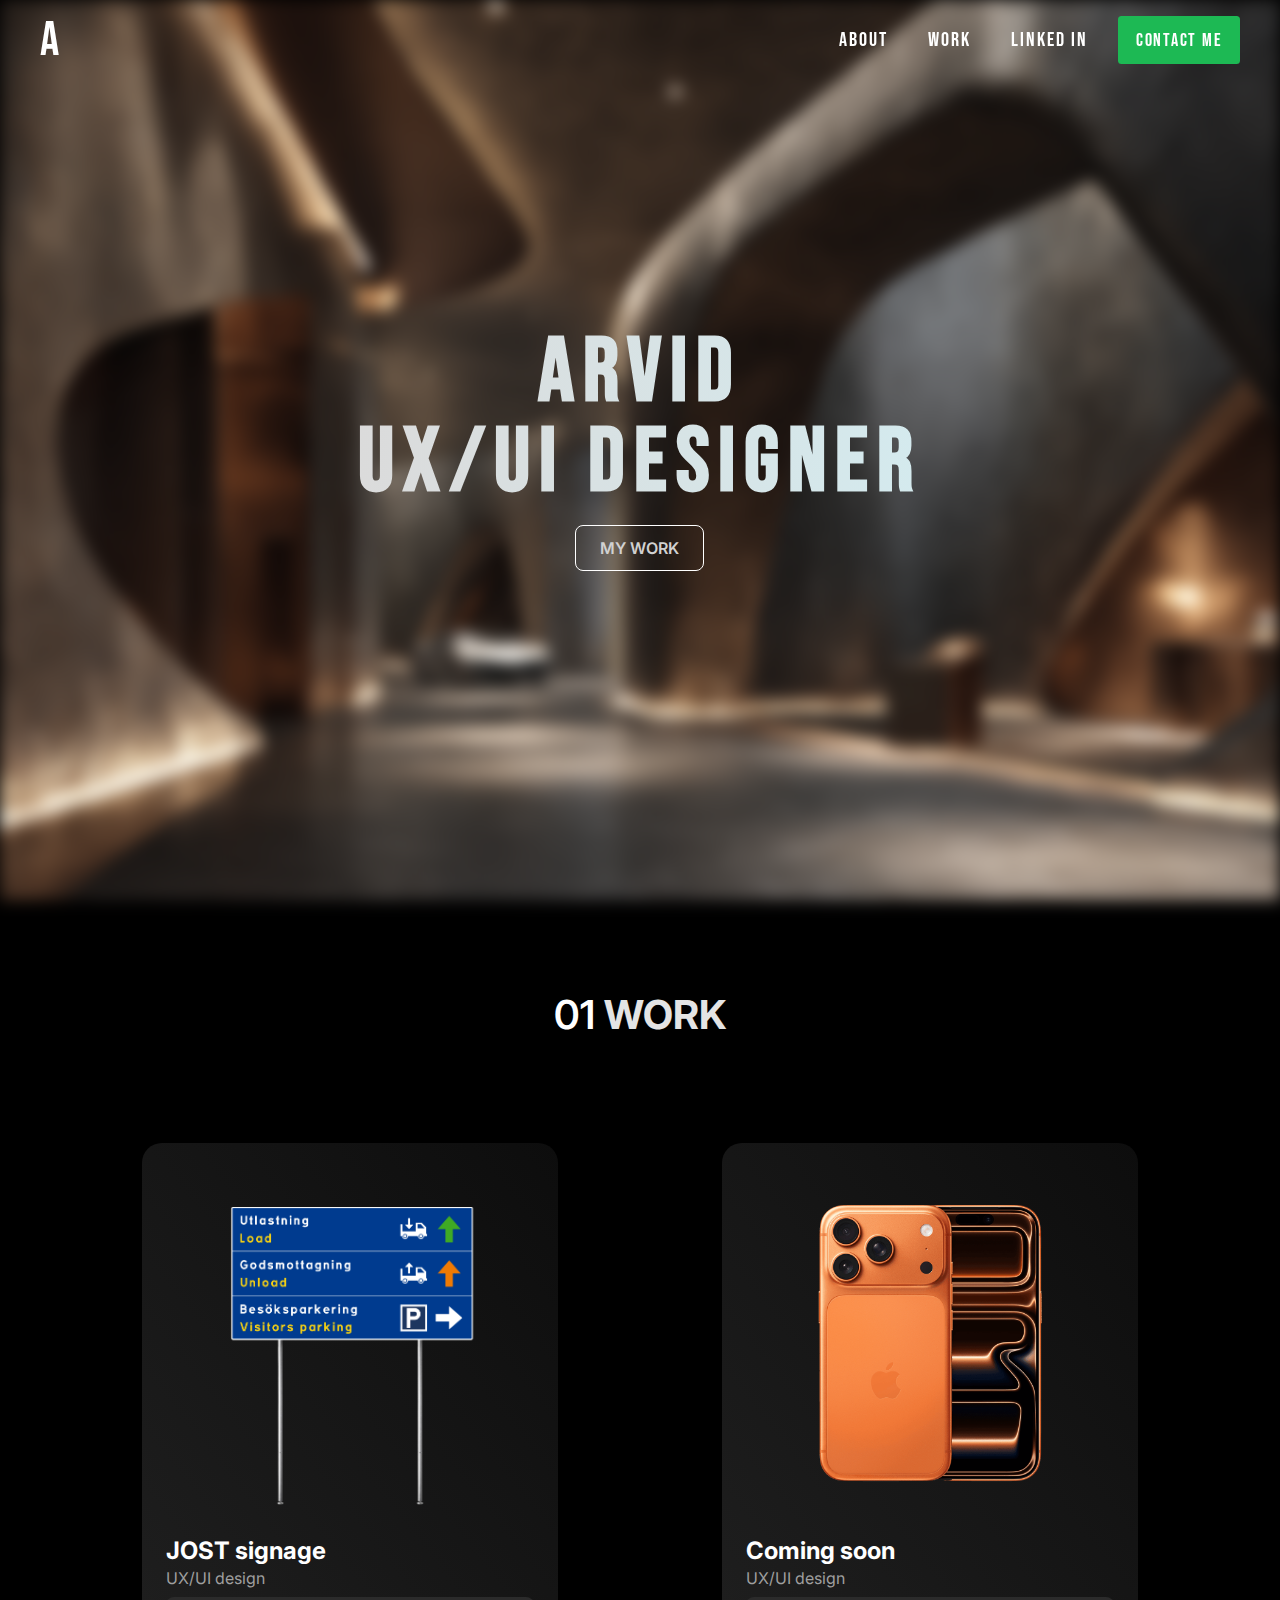
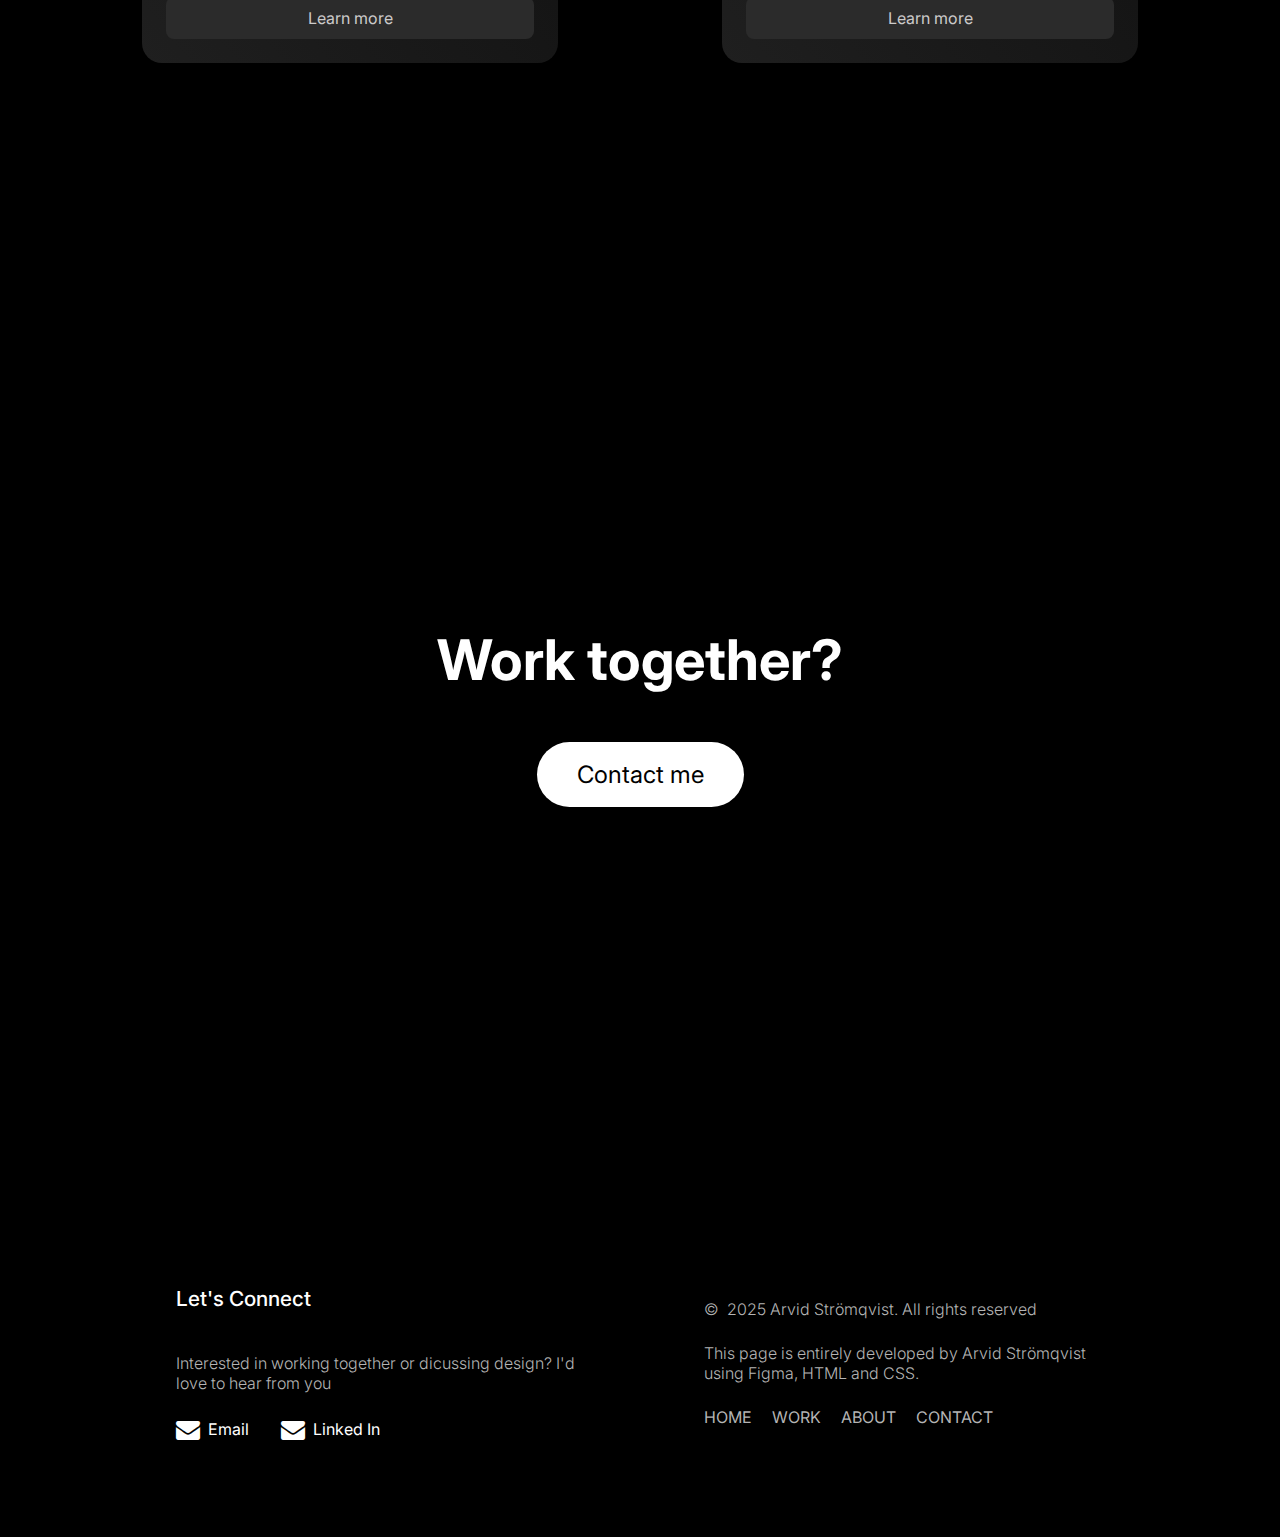
<file: index.html>
<!DOCTYPE html>
<html lang="en">
<head>
    <meta charset="UTF-8">
    <meta name="viewport" content="width=device-width, initial-scale=1.0">
    <title>Arvid Strömqvist</title>
    <link rel="stylesheet" href="styles.css">
    <link rel="preconnect" href="https://fonts.googleapis.com">
<link rel="preconnect" href="https://fonts.gstatic.com" crossorigin>
<link href="https://fonts.googleapis.com/css2?family=Bebas+Neue&display=swap" rel="stylesheet">
<link rel="preconnect" href="https://fonts.googleapis.com">
<link rel="preconnect" href="https://fonts.gstatic.com" crossorigin>
<link href="https://fonts.googleapis.com/css2?family=Inter:ital,opsz,wght@0,14..32,100..900;1,14..32,100..900&display=swap" rel="stylesheet">
<link rel="stylesheet" href="material/font-awesome-4.7.0/css/font-awesome.min.css">

</head>

<body>
    <header>
        <!--NAVBAR-->
        <a href="#" class="home_link">A</a>
        <a href="#main-menu" id="main-menu-toggle" class="menu-toggle"><span class="menu-icon" aria-hidden="true"></span></a>
        <nav id="main-menu" class="main-menu">
            <a href="#main-menu-toggle" id="main-menu-close" class="menu-close">&times;</a>
            
            <ul>
                <li><a href="about.html">ABOUT</a></li>
                <li><a href="#work">WORK</a> </li>
                <li><a href="https://www.linkedin.com/in/arvidstromqvist/">LINKED IN</a></li>
                <li><a href="mailto:arvid.stromqvist@gmail.com" class="navbar_button">CONTACT ME</a> </li>
            </ul>
        </nav>
    </header>

        <!-- HERO -->
    <main>
        <section id="hero" class="hero">
            <div class="hero_container">
                <div class="hero_text">
                    <h1>Arvid<br> UX/UI DESIGNER</h1>
                    <a href="#work" class="button">MY WORK</a>
                </div>
                <div class="hero_image">
                    <img src="material/audi8.png" alt="Blurred image of a luxury car in futuristic garage">
                </div>
            </div>
        </section>
    



    <!-- WORK -->
    
        <section id="work" class="work">
            <div class="work_container">
                <h1><span class="number">01</span> WORK</h1>
                <div class="work_card">
                    <img src="material/skylt.png" alt="Wayfinding sign" class="card_image">
                    <div class="card_content">
                        <h2>JOST signage</h2>
                        <p>UX/UI design</p>
                        <a href="project_jost.html" class="work_button">Learn more</a>
                    </div>
                </div>

                <div class="work_card">
                    <img src="material/iphone.png" alt="Iphone 17 pro" class="card_image_2">
                    <div class="card_content">
                        <h2>Coming soon</h2>
                        <p>UX/UI design</p>
                        <a href="#" class="work_button" onclick="return false;">Learn more</a>
                    </div>
                </div>
            </div>
        </section>




        <!--CONTACT-->

        <section class="contact">
            <h2>Work together?</h2>
            <a href="mailto:arvid.stromqvist@gmail.com" class="contact">Contact me</a>
        </section>

    </main>


    <!-- FOOTER-->
    <footer class="footer_rvb">
        <div class="left_container">
            <div class="connect_text">
                <h4>Let's Connect</h4>
                <p>Interested in working together or
                    dicussing design? I'd love to hear
                    from you
                </p>
            </div>
            
            <div class="social_links">
                <a href="mailto:arvid.stromqvist@gmail.com" class="email">
                    <i class="fa fa-envelope"></i>
                    <p>Email</p>
                </a>
                <a href="https://www.linkedin.com/in/arvidstromqvist/" class="linked_in">
                    <i class="fa fa-envelope"></i>
                    <p>Linked In</p>
                </a>
            </div>
        </div>

        <div class="right_container">
            <div class="copy">
                <div class="copy_icon">
                    &copy;
                </div>
                <div class="copy_text">
                    <p>2025 Arvid Strömqvist. All rights reserved</p>
                </div>
                
            </div>
            <div class="developed">
                <p>This page is entirely developed by
                    Arvid Strömqvist using Figma, HTML and CSS.
                </p>
            </div>
            <div class="nav_footer">
                <a href="index.html">HOME</a>
                <a href="index.html#work">WORK</a>
                <a href="about.html">ABOUT</a>
                <a href="mailto:arvid.stromqvist@gmail.com">CONTACT</a>
            </div>
        </div>
    </footer>

</body>
</html>
</file>
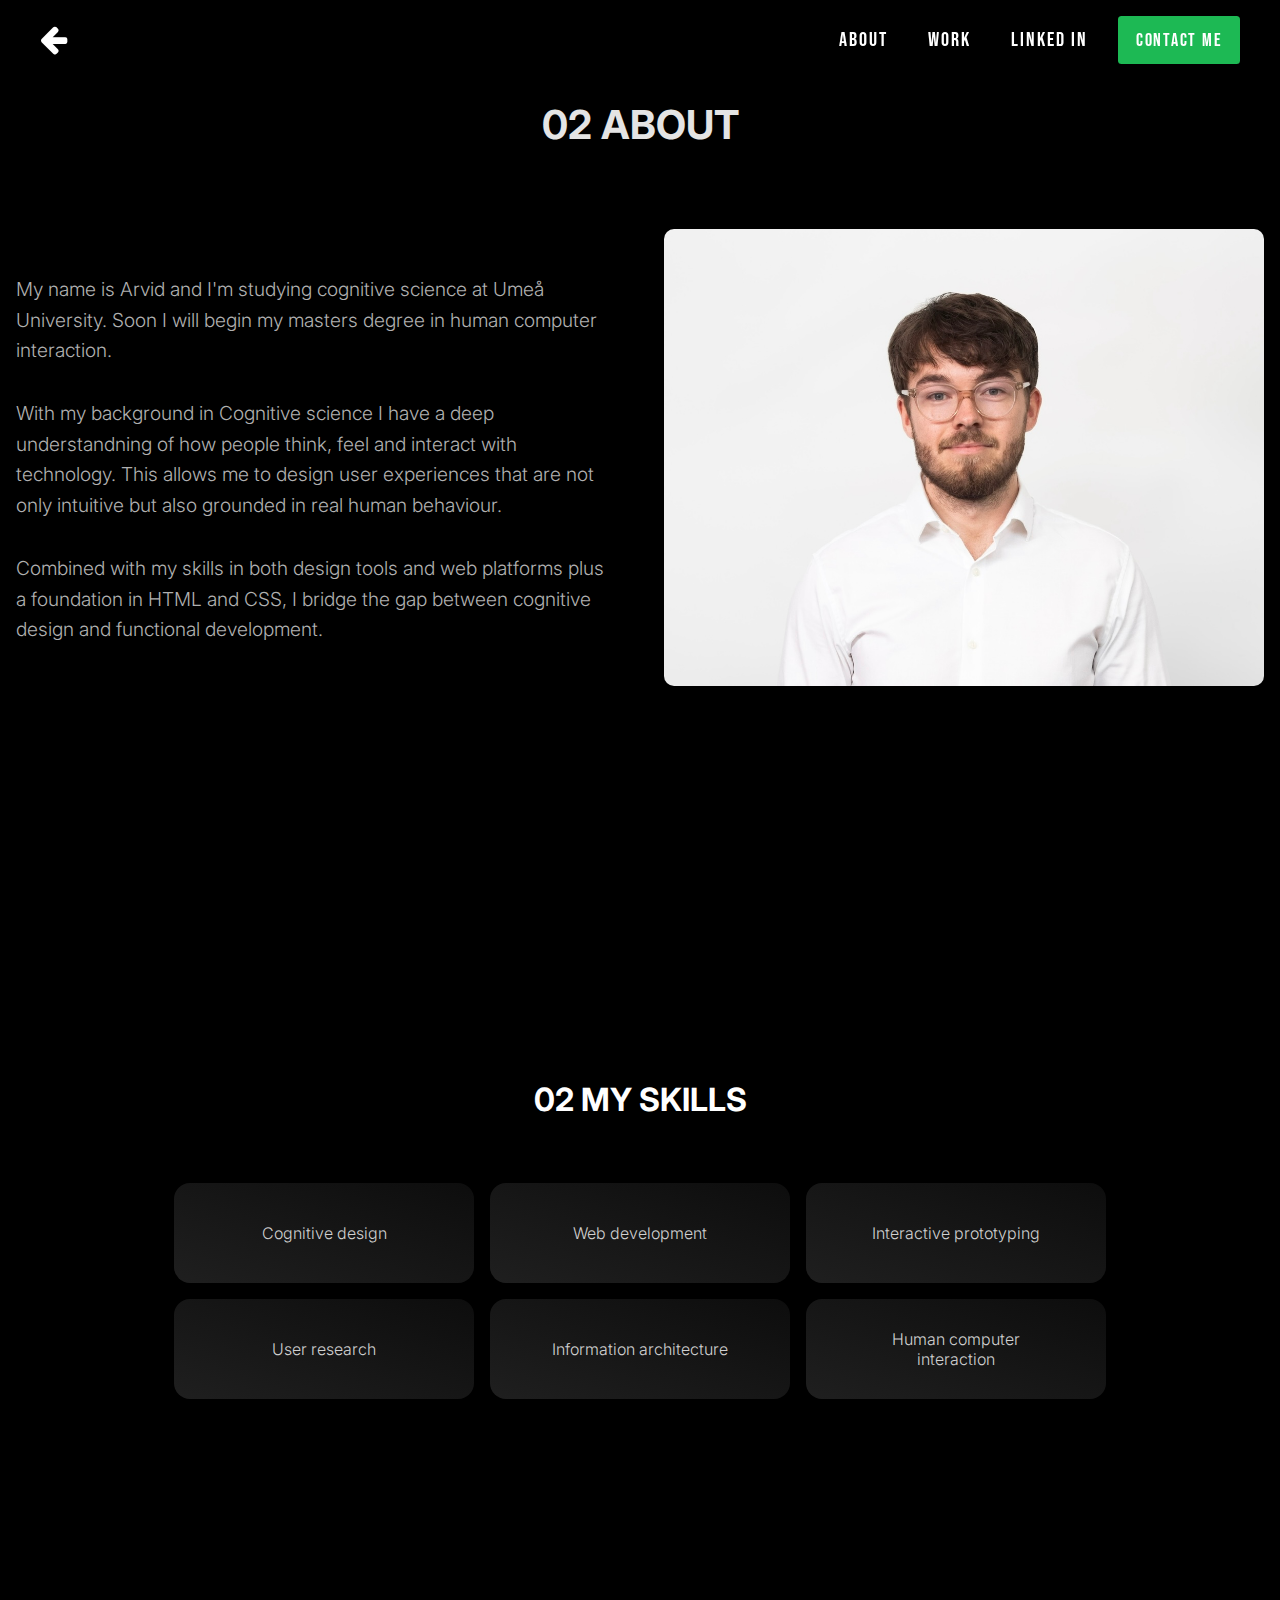
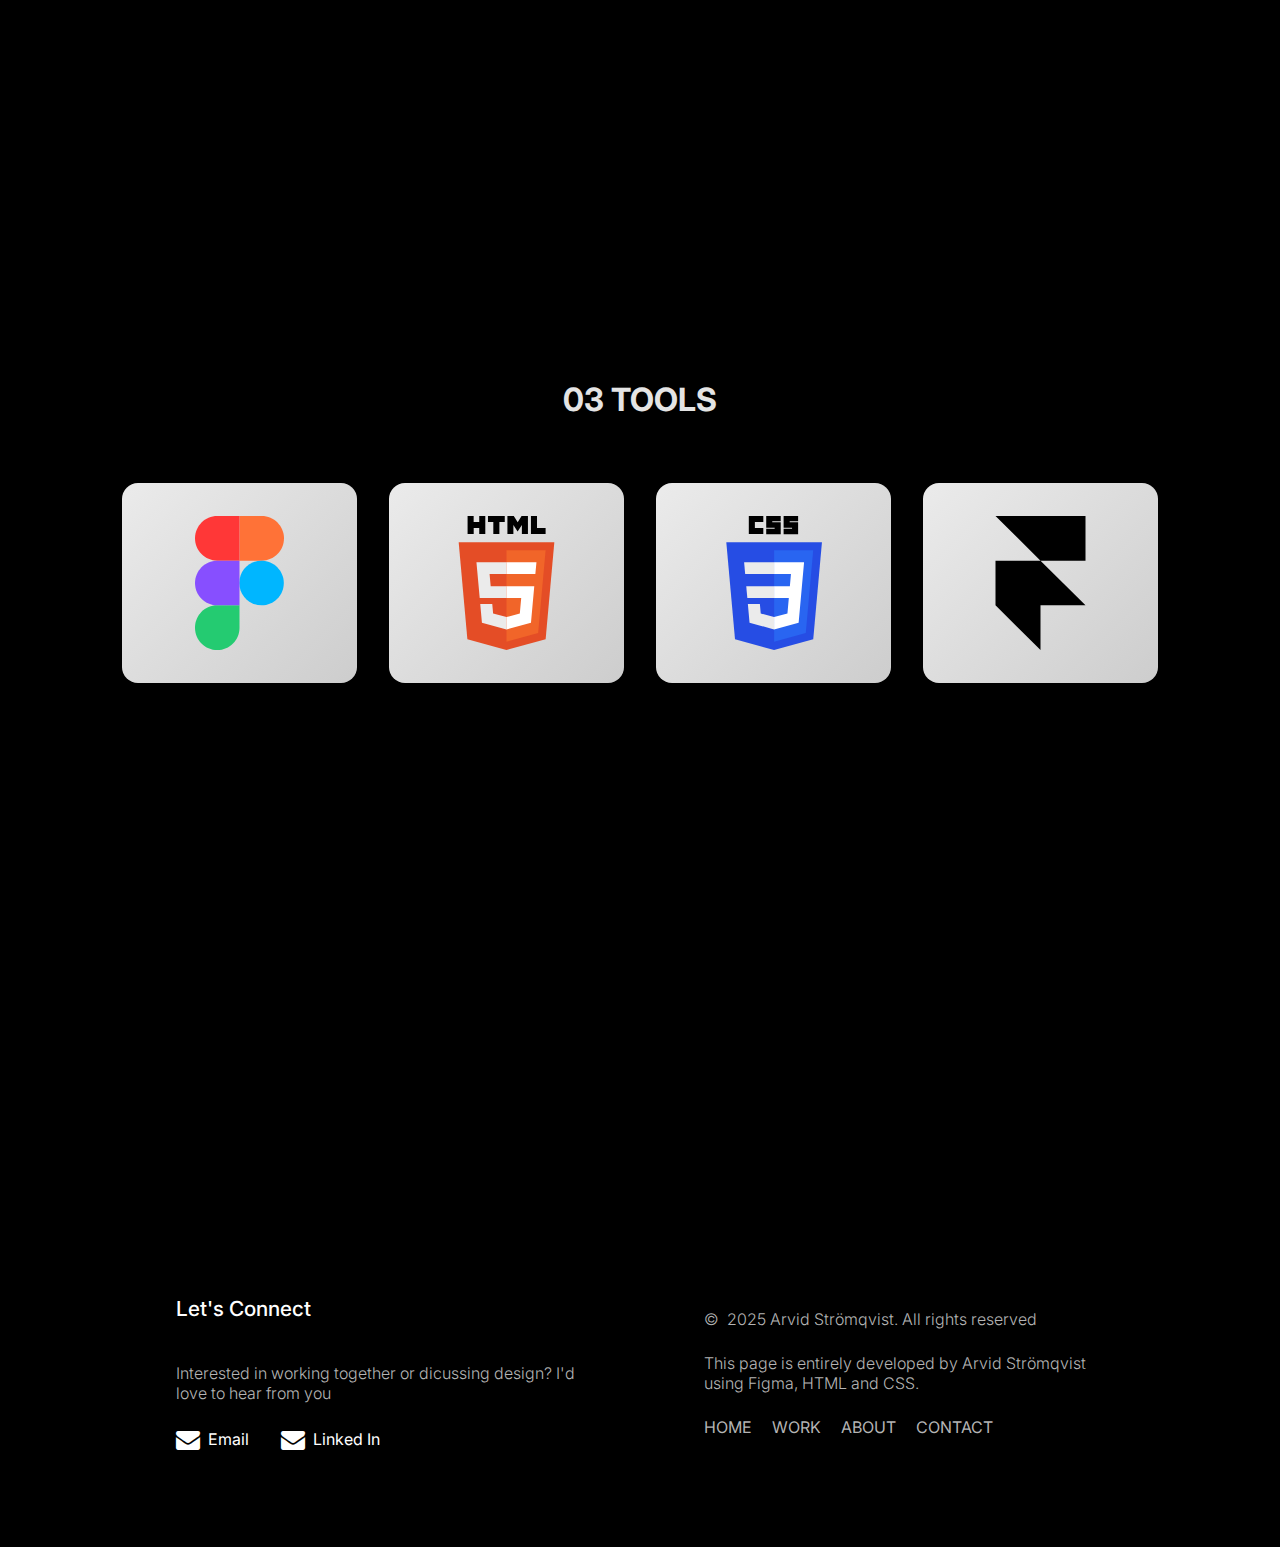
<file: about.html>
<!DOCTYPE html>
<html lang="en">
<head>
    <meta charset="UTF-8">
    <meta name="viewport" content="width=device-width, initial-scale=1.0">
    <title>About</title>
    <link rel="stylesheet" href="styles.css">
    <link rel="preconnect" href="https://fonts.googleapis.com">
<link rel="preconnect" href="https://fonts.gstatic.com" crossorigin>
<link href="https://fonts.googleapis.com/css2?family=Bebas+Neue&display=swap" rel="stylesheet">
<link rel="preconnect" href="https://fonts.googleapis.com">
<link rel="preconnect" href="https://fonts.gstatic.com" crossorigin>
<link href="https://fonts.googleapis.com/css2?family=Inter:ital,opsz,wght@0,14..32,100..900;1,14..32,100..900&display=swap" rel="stylesheet">
<link rel="stylesheet" href="material/font-awesome-4.7.0/css/font-awesome.min.css">

</head>
<body>
    <header>
        <!--NAVBAR-->
        <a href="index.html" class="link_arrow"><i class="fa fa-arrow-left"></i></a>
        <a href="#main-menu" id="main-menu-toggle" class="menu-toggle"><span class="menu-icon" aria-hidden="true"></span></a>
        <nav id="main-menu" class="main-menu">
            <a href="#main-menu-toggle" id="main-menu-close" class="menu-close">&times;</a>
            
            <ul>
                <li><a href="#">ABOUT</a></li>
                <li><a href="index.html#work">WORK</a> </li>
                <li><a href="https://www.linkedin.com/in/arvidstromqvist/">LINKED IN</a></li>
                <li><a href="mailto:arvid.stromqvist@gmail.com" class="navbar_button">CONTACT ME</a> </li>
            </ul>
        </nav>
    </header>

    <!-- ABOUT "HERO"-->
    <main>
        <section id="about" class="about">
        <h2>02 ABOUT</h2>

            <div class="about_container">
                <div class="about_texts">
                    <div class="about_text">
                        <p> My name is Arvid and I'm studying
                            cognitive science at Umeå University.
                            Soon I will begin my masters degree in human
                            computer interaction. 
                        </p>
                    </div>

                    <div class="about_text">
                        <p>
                            With my background in Cognitive science
                            I have a deep understandning of how people
                            think, feel and interact with technology.
                            This allows me to design user experiences
                            that are not only intuitive but also grounded
                            in real human behaviour.
                        </p>
                    </div>

                    <div class="about_text">
                        <p>
                            Combined with my skills in both design tools
                            and web platforms plus a foundation in HTML and CSS,
                            I bridge the gap between cognitive design and
                            functional development.
                        </p>
                    </div>
                </div>

                <div class="about_image">
                    <img src="material/profilbild2.jpg" alt="Profile picture">
                </div>
                
            </div>
        </section>

        <!-- SKILLS -->

        <section class="skills">
            <h2 class="skills_header">02 MY SKILLS</h2>
            <div class="skills_container">
                <div class="skills_card">
                    <p>Cognitive design</p>
                </div>
                <div class="skills_card">
                    <p>Web development</p>
                </div>
                <div class="skills_card">
                    <p>Interactive prototyping</p>
                </div>
                <div class="skills_card">
                    User research
                </div>
                <div class="skills_card">
                    Information architecture
                </div>
                <div class="skills_card">
                    Human computer interaction
                </div>
            </div>
        </section>


        <!-- TOOLS -->
        <section class="tools">
            <h2 class="tools_header">03 TOOLS</h2>
            <div class="tools_grid">
                <div class="tool_card">
                    <img src="material/figma.svg" alt="Figma logo">
                </div>
                <div class="tool_card">
                    <img src="material/html.svg" alt="HTML logo">
                </div>
                <div class="tool_card">
                    <img src="material/css.svg" alt="CSS logo">
                </div>
                <div class="tool_card">
                    <img src="material/framer.svg" alt="Framer logo">
                </div>
            </div>
        </section>
    </main>

    <!-- FOOTER -->

    <footer class="footer_rvb">
        <div class="left_container">
            <div class="connect_text">
                <h4>Let's Connect</h4>
                <p>Interested in working together or
                    dicussing design? I'd love to hear
                    from you
                </p>
            </div>
            
            <div class="social_links">
                <a href="mailto:arvid.stromqvist@gmail.com" class="email">
                    <i class="fa fa-envelope"></i>
                    <p>Email</p>
                </a>
                <a href="" class="linked_in">
                    <i class="fa fa-envelope"></i>
                    <p>Linked In</p>
                </a>
            </div>
        </div>

        <div class="right_container">
            <div class="copy">
                <div class="copy_icon">
                    &copy;
                </div>
                <div class="copy_text">
                    <p>2025 Arvid Strömqvist. All rights reserved</p>
                </div>
                
            </div>
            <div class="developed">
                <p>This page is entirely developed by
                    Arvid Strömqvist using Figma, HTML and CSS.
                </p>
            </div>
            <div class="nav_footer">
                <a href="index.html">HOME</a>
                <a href="index.html#work">WORK</a>
                <a href="about.html">ABOUT</a>
                <a href="mailto:arvid.stromqvist@gmail.com">CONTACT</a>
            </div>
        </div>
    </footer>
    
    
</body>
</html>
</file>
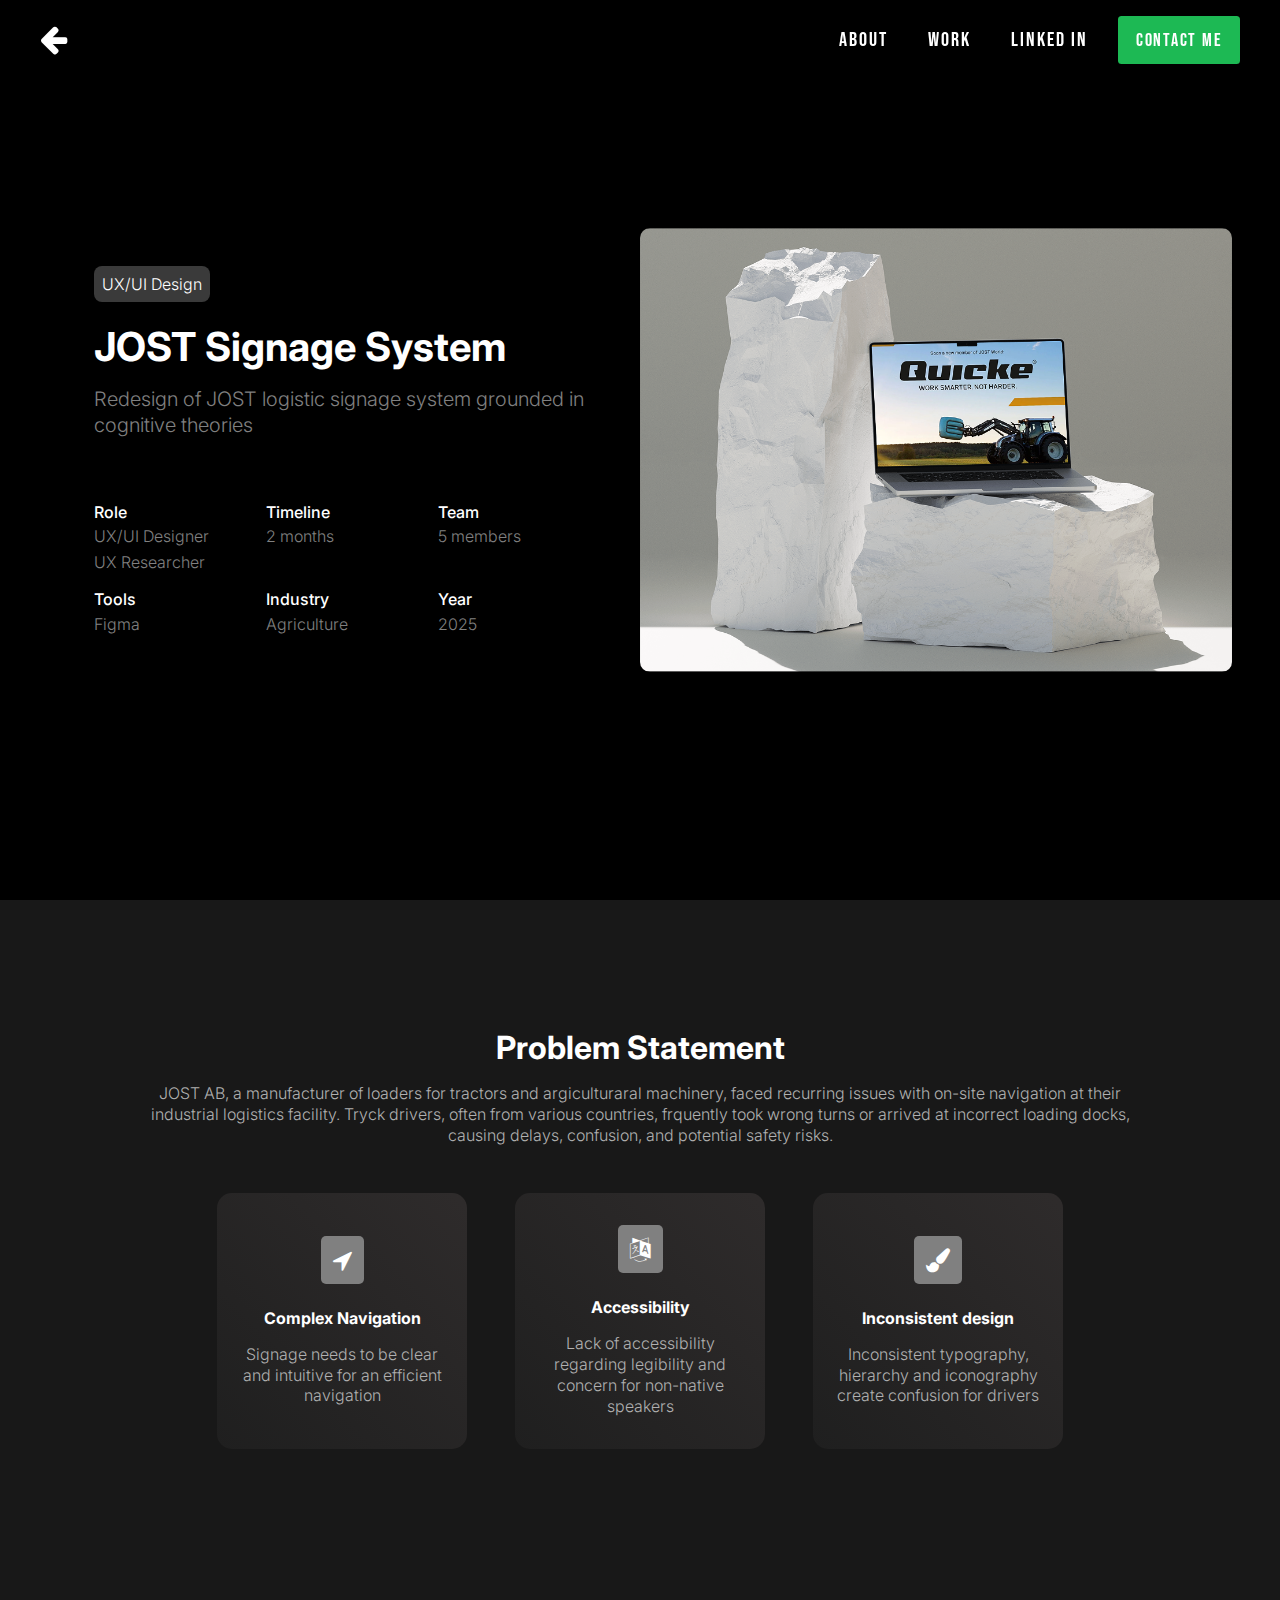
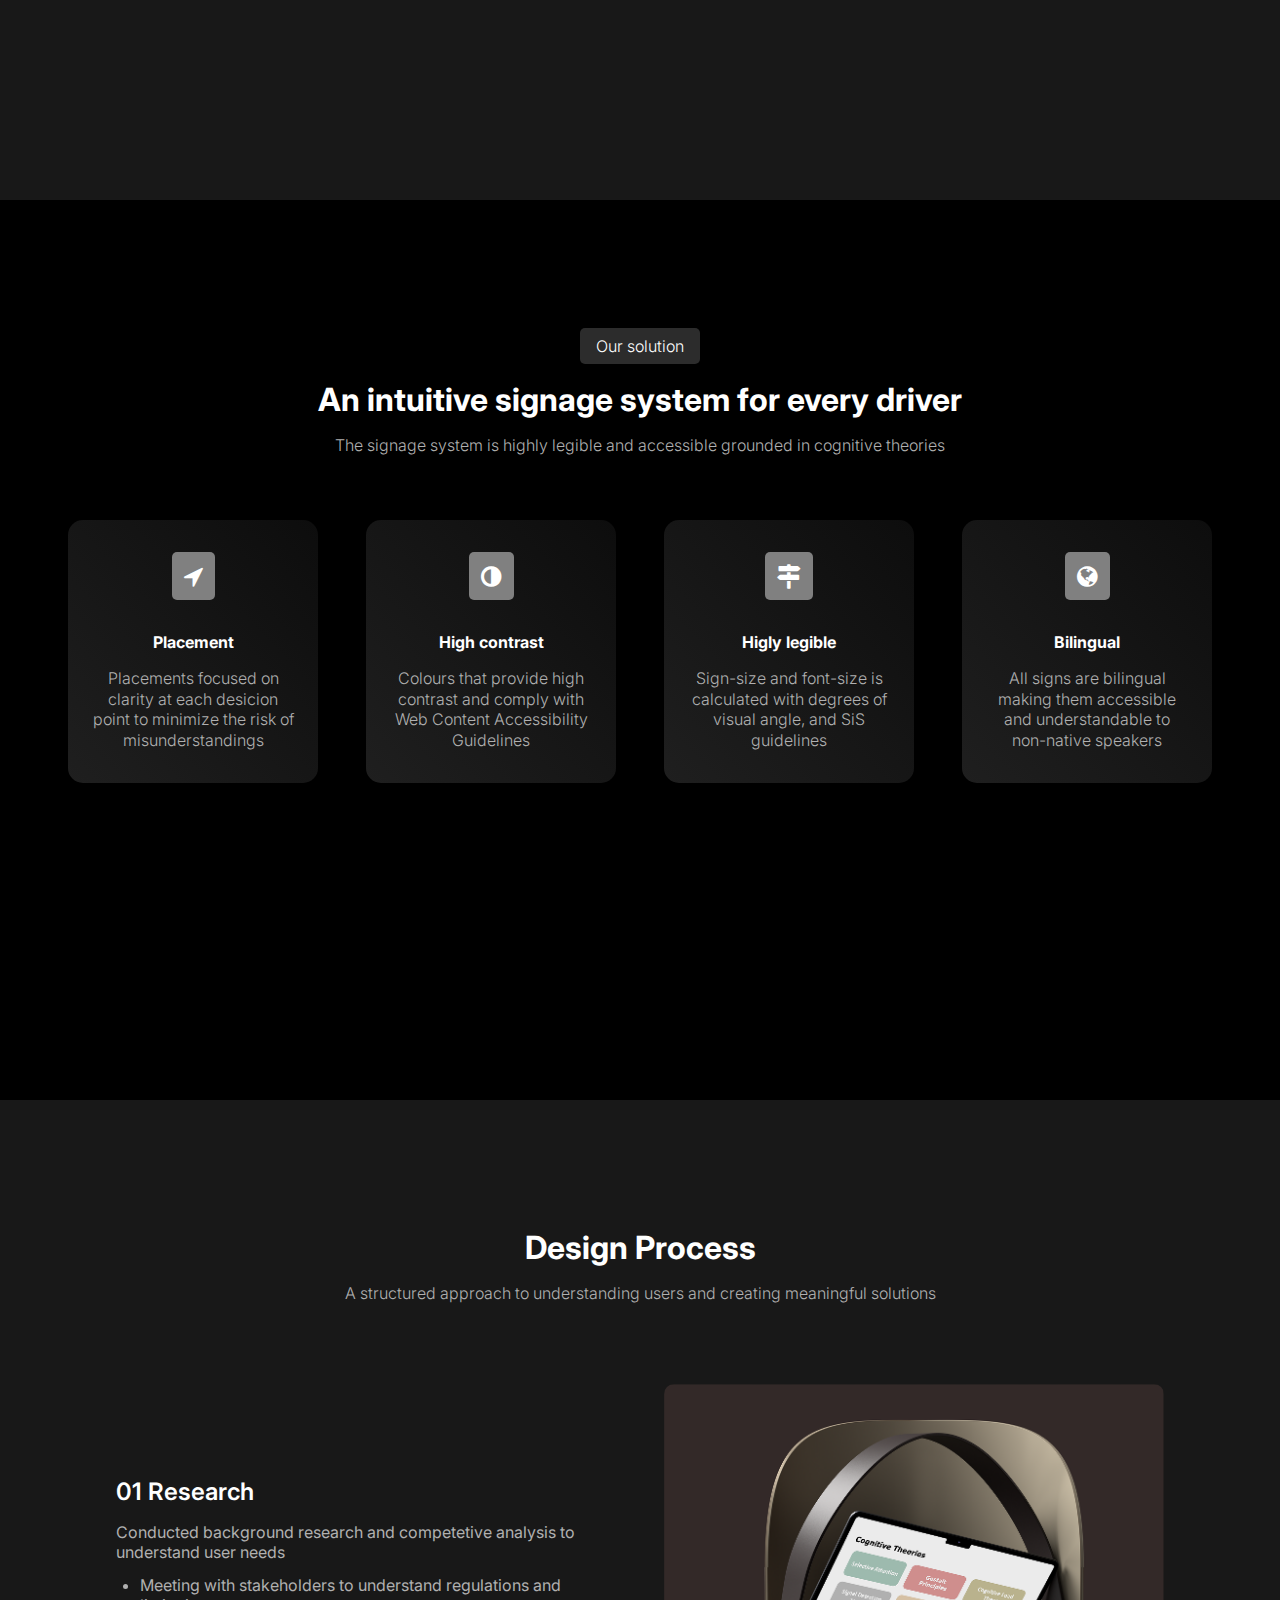
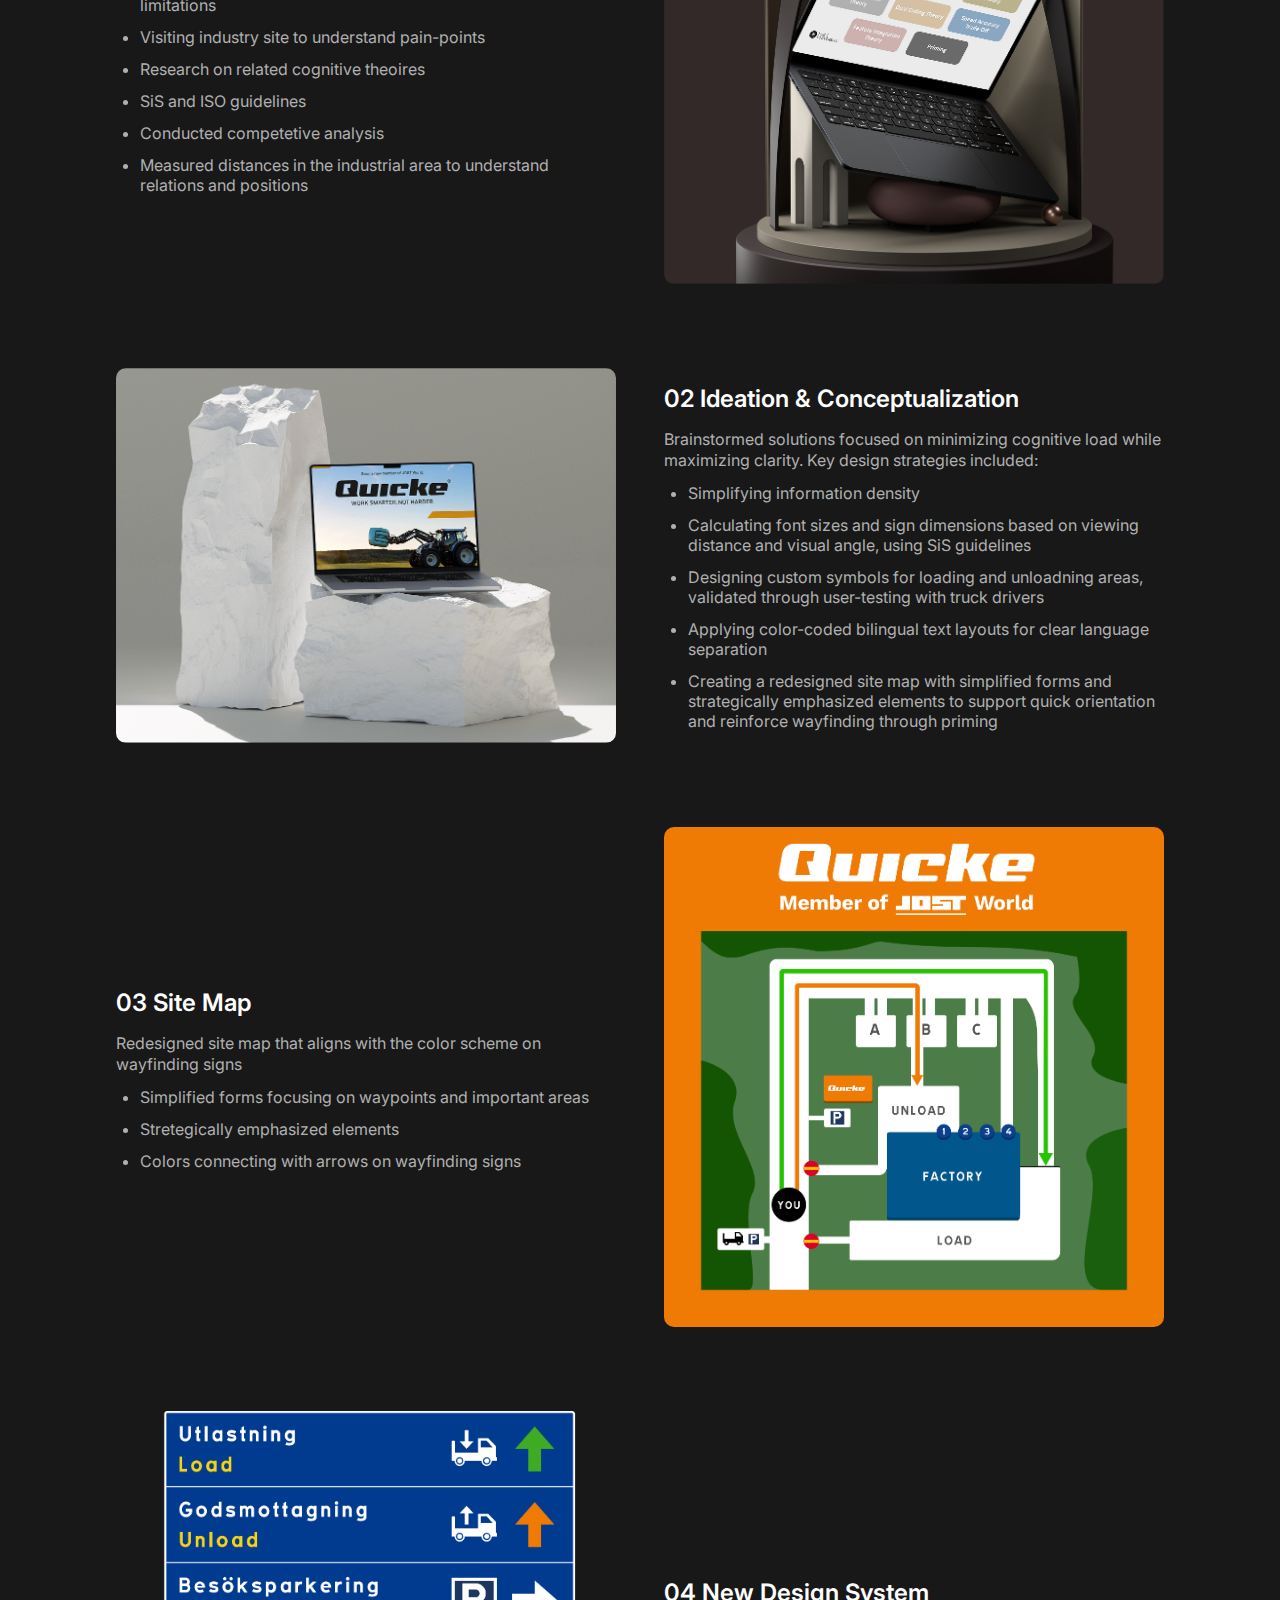
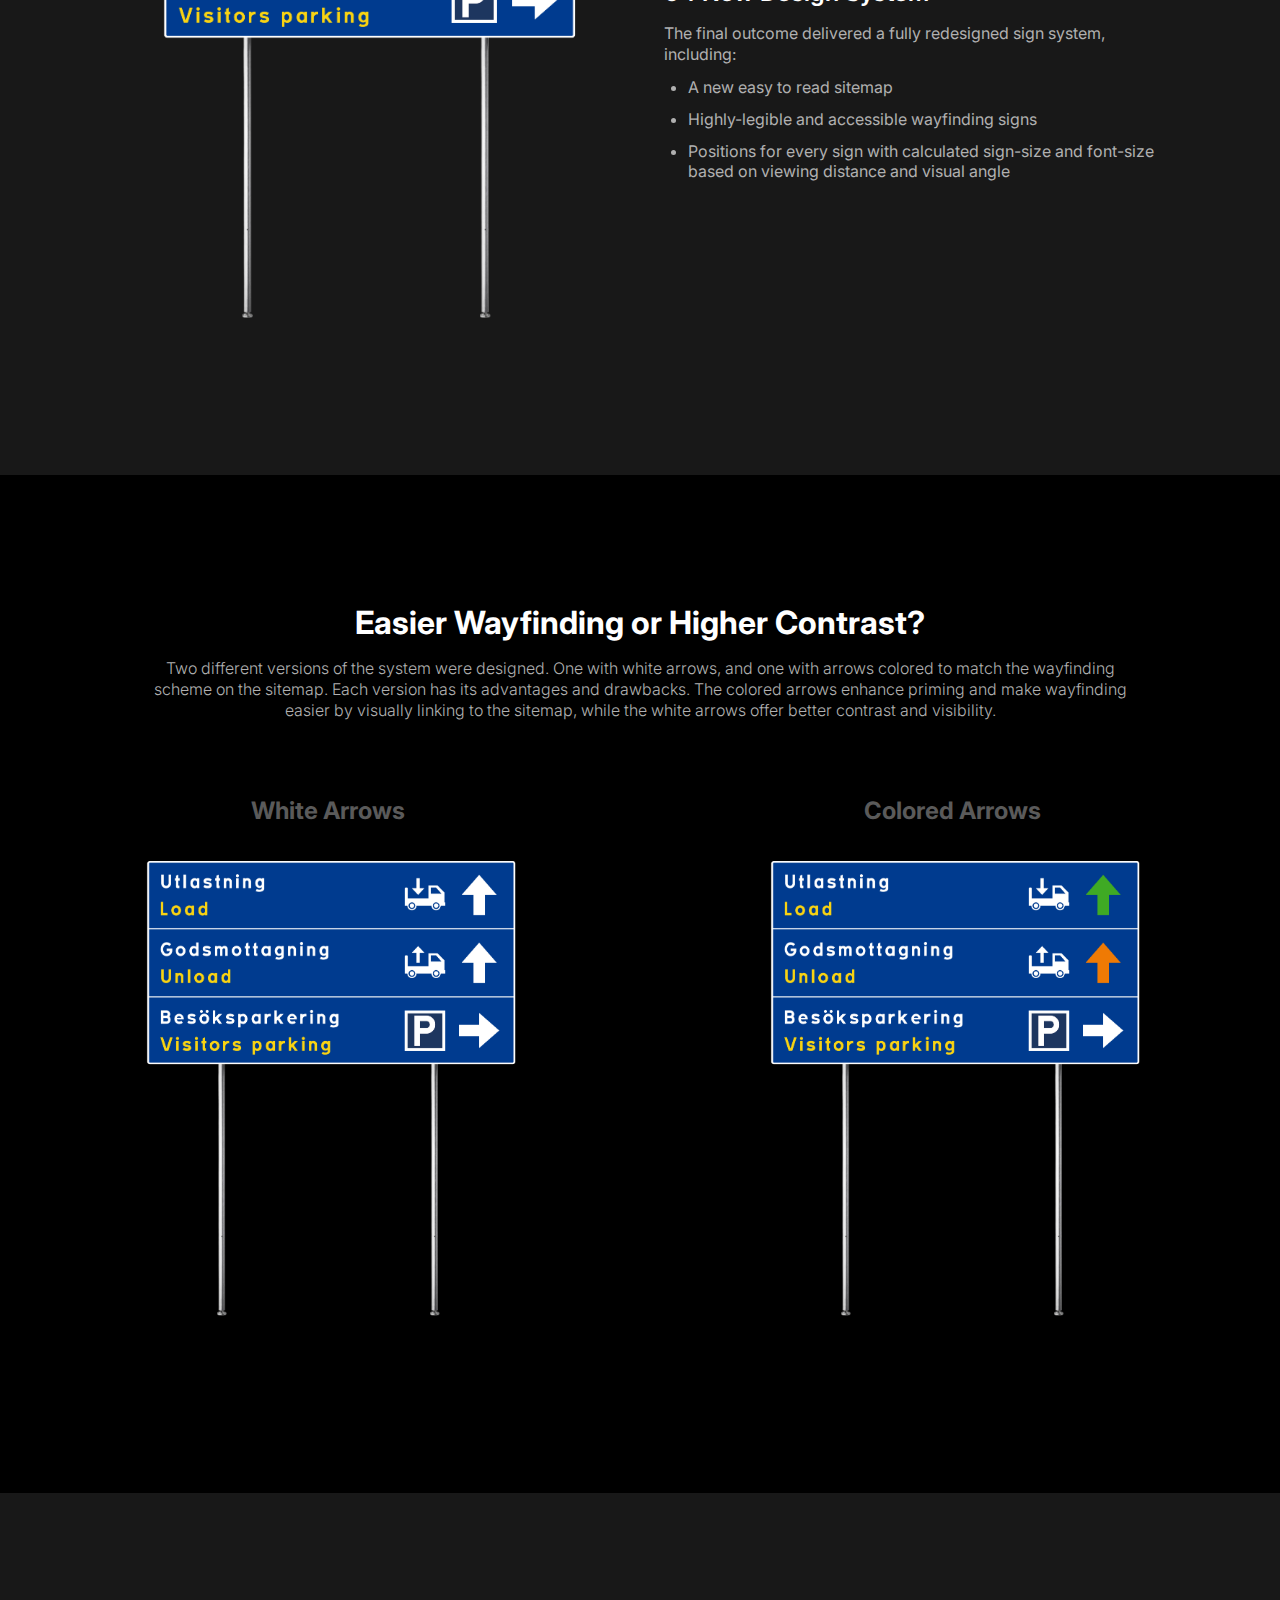
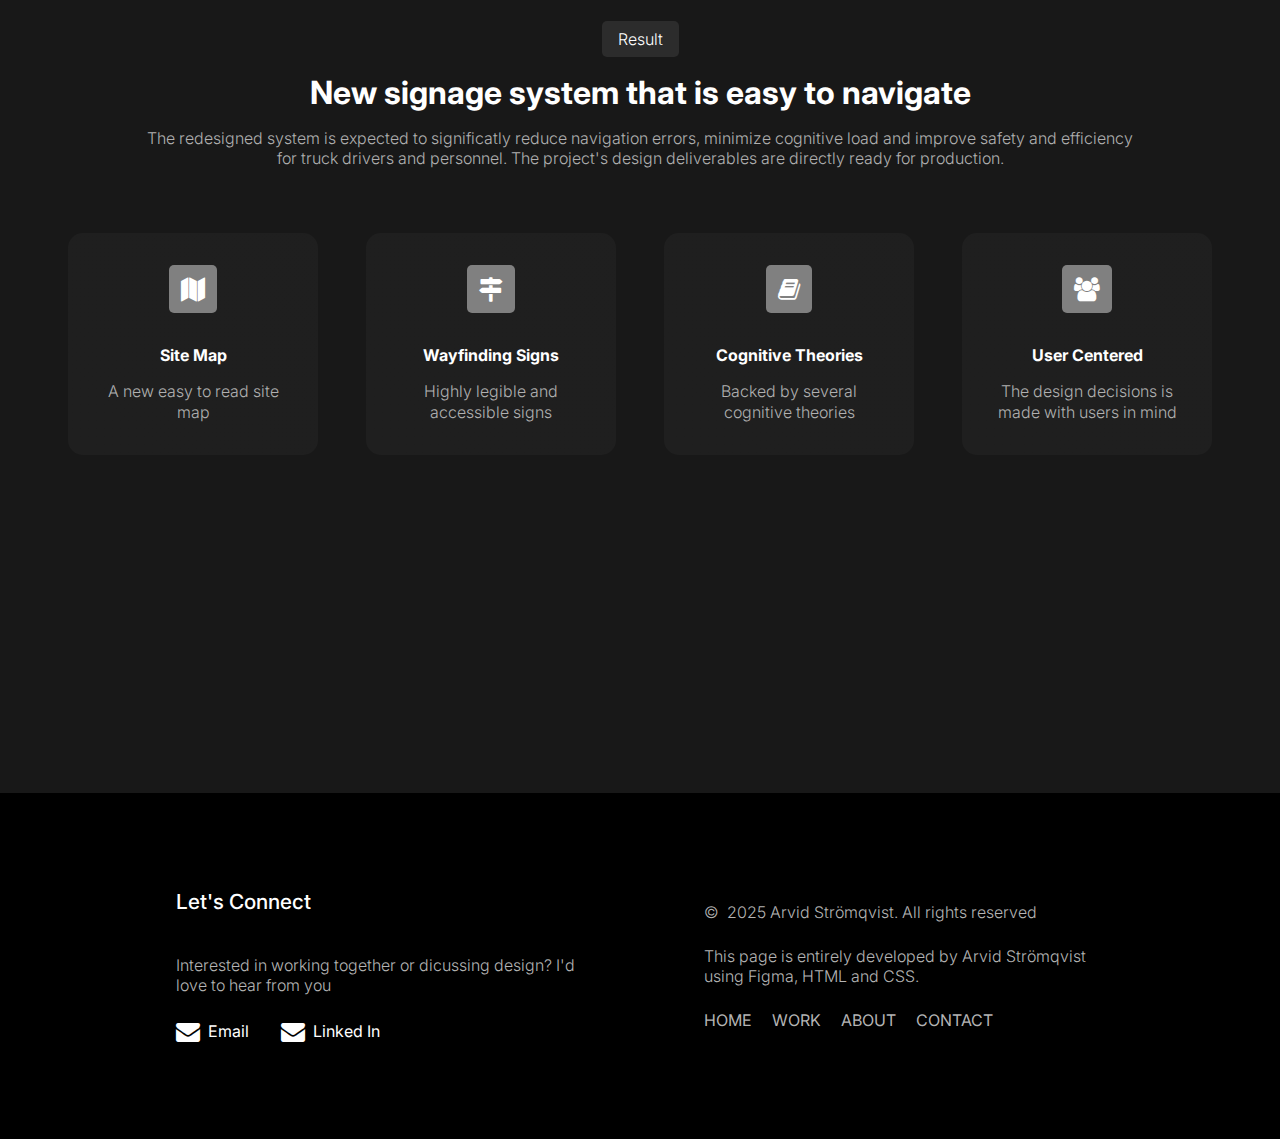
<file: project_jost.html>
<!DOCTYPE html>
<html lang="en">
<head>
    <meta charset="UTF-8">
    <meta name="viewport" content="width=device-width, initial-scale=1.0">
    <title>Project Jost</title>
    <link rel="stylesheet" href="styles.css">
    <link rel="preconnect" href="https://fonts.googleapis.com">
<link rel="preconnect" href="https://fonts.gstatic.com" crossorigin>
<link href="https://fonts.googleapis.com/css2?family=Bebas+Neue&display=swap" rel="stylesheet">
<link rel="preconnect" href="https://fonts.googleapis.com">
<link rel="preconnect" href="https://fonts.gstatic.com" crossorigin>
<link href="https://fonts.googleapis.com/css2?family=Inter:ital,opsz,wght@0,14..32,100..900;1,14..32,100..900&display=swap" rel="stylesheet">
<link rel="stylesheet" href="material/font-awesome-4.7.0/css/font-awesome.min.css">
</head>

<body>
    <header>
        <!--NAVBAR-->
        <a href="index.html" class="link_arrow"><i class="fa fa-arrow-left"></i></a>
        <a href="#main-menu" id="main-menu-toggle" class="menu-toggle"><span class="menu-icon" aria-hidden="true"></span></a>
        <nav id="main-menu" class="main-menu">
            <a href="#main-menu-toggle" id="main-menu-close" class="menu-close">&times;</a>
            
            <ul>
                <li><a href="about.html">ABOUT</a></li>
                <li><a href="index.html#work">WORK</a> </li>
                <li><a href="https://www.linkedin.com/in/arvidstromqvist/">LINKED IN</a></li>
                <li><a href="mailto:arvid.stromqvist@gmail.com" class="navbar_button">CONTACT ME</a> </li>
            </ul>
        </nav>
    </header>


    <!-- PROJECT "HERO "-->
    <main>
        <section class="project">
            <div class="project_container">
                <div class="project_hero_container">
                    <h3>UX/UI Design</h3>
                    <h1>JOST Signage System</h1>
                    <p>Redesign of JOST logistic signage system grounded in
                        cognitive theories
                    </p>
                </div>
                <div class="project_info">
                    <div class="role">
                        <h3>Role</h3>
                        <p>UX/UI Designer</p>
                        <p>UX Researcher</p>
                    </div>
                    <div class="timeline">
                        <h3>Timeline</h3>
                        <p>2 months</p>
                    </div>
                    <div class="team">
                        <h3>Team</h3>
                        <p>5 members</p>
                    </div>
                    <div class="project_tools">
                        <h3>Tools</h3>
                        <p>Figma</p>
                    </div>
                    <div class="industry">
                        <h3>Industry</h3>
                        <p>Agriculture</p>
                    </div>
                    <div class="year">
                        <h3>Year</h3>
                        <p>2025</p>
                    </div>
                </div>
            </div>
            <div class="project_hero_image">
                <img src="material/quicke_mockup.png" alt="Macbook with quicke screen on white rocks">
            </div>
        </section>


        <section class="problem">
            <div class="problem_text">
                <h2>Problem Statement</h2>
                <p>JOST AB, a manufacturer of loaders for tractors
                        and argiculturaral machinery, faced recurring issues
                        with on-site navigation at their industrial logistics
                        facility. Tryck drivers, often from various countries,
                        frquently took wrong turns or arrived at incorrect
                        loading docks, causing delays, confusion, and potential
                        safety risks.
                </p>
            </div>
            <div class="problem_boxes">
                <div class="problem_box_1">
                    <i class="fa fa-location-arrow"></i>
                    <h3>Complex Navigation</h3>
                    <p>Signage needs to be clear and intuitive for an
                        efficient navigation
                    </p>
                </div>
                <div class="problem_box_2">
                    <i class="fa fa-language"></i>
                    <h3>Accessibility</h3>
                    <p> Lack of accessibility regarding legibility
                        and concern for non-native speakers
                    </p>
                </div>
                <div class="problem_box_3">
                    <i class="fa fa-paint-brush"></i>
                    <h3>Inconsistent design</h3>
                    <p>Inconsistent typography, hierarchy and iconography create
                        confusion for drivers
                    </p>
                </div>
            </div>
        </section>


        <section class="solution">
            <div class="solution_text">
                <h4>Our solution</h4>
                <h2>An intuitive signage system for every driver</h2>
                <p>The signage system is highly legible and accessible
                    grounded in cognitive theories
                </p>
            </div>
            <div class="solution_boxes">
                <div class="solution_box_1">
                    <i class="fa fa-location-arrow"></i>
                    <h3>Placement</h3>
                    <p>Placements focused on clarity at each desicion point to minimize the risk of misunderstandings
                    </p>
                </div>
                <div class="solution_box_2">
                    <i class="fa fa-adjust"></i>
                    <h3>High contrast</h3>
                    <p>Colours that provide high contrast and comply with
                        Web Content Accessibility Guidelines
                    </p>
                </div>
                <div class="solution_box_3">
                    <i class="fa fa-map-signs"></i>
                    <h3>Higly legible</h3>
                    <p>Sign-size and font-size is calculated with degrees of
                        visual angle, and SiS guidelines
                    </p>
                </div>
                <div class="solution_box_4">
                    <i class="fa fa-globe"></i>
                    <h3>Bilingual</h3>
                    <p>All signs are bilingual making them accessible
                        and understandable to non-native speakers
                    </p>
                </div>
            </div>
        </section>


        <div class="design">
            <div class="design_process">
                <h2>Design Process</h2>
                <p>A structured approach to understanding
                    users and creating meaningful solutions
                </p>
            </div>
            <div class="sections">
                <div class="research_section">
                    <div class="research_text">
                        <h3>01 Research</h3>
                        <p>Conducted background research and competetive analysis
                            to understand user needs
                        </p>
                        <ul>
                            <li>Meeting with stakeholders to understand
                                regulations and limitations
                            </li>
                            <li>Visiting industry site to understand pain-points
                            </li>
                            <li>Research on related cognitive theoires</li>
                            <li>SiS and ISO guidelines
                            </li>
                            <li> Conducted competetive analysis
                            </li>
                            <li>
                                Measured distances in the industrial area to 
                                understand relations and positions
                            </li>
                        </ul>
                    </div>
                    <div class="research_image_container">
                        <div class="research_image">
                            <img src="material/theories3.png" alt="macbook mockup with cognitive theoires">
                        </div>
                    </div>
                </div>
                <div class="ideation_section">
                    <div class="ideation_image_container">
                        <div class="ideation_image">
                            <img src="material/quicke_mockup.png" alt="macbook mockup with quicke screeen">
                        </div>
                    </div>
                    <div class="ideation_text">
                        <h3>02 Ideation & Conceptualization</h3>
                        <p>Brainstormed solutions focused on minimizing cognitive
                            load while maximizing clarity. Key design strategies
                            included:
                        </p>
                        <ul>
                            <li>Simplifying information density</li>
                            <li>Calculating font sizes and sign dimensions
                            based on viewing distance and visual angle,
                            using SiS guidelines</li>
                            <li>Designing custom symbols for loading and unloadning
                            areas, validated through user-testing with truck drivers</li>
                            <li>Applying color-coded bilingual text layouts
                            for clear language separation</li>
                            <li>Creating a redesigned site map with simplified forms
                            and strategically emphasized elements to support
                            quick orientation and reinforce wayfinding through priming</li>


                        </ul>
                    </div>
                </div>
                <div class="lowfidelity_section">
                    <div class="lowfidelity_text">
                        <h3>03 Site Map</h3>
                        <p>Redesigned site map that aligns with
                            the color scheme on wayfinding signs
                        </p>
                        <ul>
                            <li>Simplified forms focusing on waypoints and important areas</li>
                            <li>Stretegically emphasized elements
                            </li>
                            <li>Colors connecting with arrows on wayfinding signs</li>
                        </ul>
                    </div>
                    <div class="lowfidelity_image_container">
                        <div class="lowfidelity_image">
                            <img src="material/sitemap.png" alt="Site map of jost/quicke industrial site">
                        </div>
                    </div>
                </div>
                <div class="highfidelity_section">
                    <div class="highfidelity_image_container">
                        <div class="highfidelity_image">
                            <img src="material/skylt.png" alt="Wayfinding sign">
                        </div>
                    </div>
                    <div class="highfidelity_text">
                        <h3>04 New Design System</h3>
                        <p>The final outcome delivered a fully redesigned
                            sign system, including:
                        </p>
                        <ul>
                            <li>A new easy to read sitemap</li>
                            <li>Highly-legible and accessible wayfinding signs
                            </li>
                            <li>Positions for every sign with calculated sign-size and font-size based on 
                                viewing distance and visual angle 
                            </li>
                            
                        </ul>
                    </div>
                </div>
            </div>
        </div>


        
        <div class="comparison_wrapper">
            <div class="comparison_text">
                <h2>Easier Wayfinding or Higher Contrast?</h2>
                <p>Two different versions of the system were designed. One with white
                    arrows, and one with arrows colored to match the wayfinding
                    scheme on the sitemap. Each version has its advantages and
                    drawbacks. The colored arrows enhance priming and make
                    wayfinding easier by visually linking to the sitemap,
                    while the white arrows offer better contrast and visibility.
                    
                </p>
            </div>
            <div class="comparison">
                <div class="comparison_container">
                    <div class="before">
                        <h3>White Arrows</h3>
                        <img src="material/beforeskylt_white.png" alt="Wayfinding sign with white arrows">
                    </div>
                    <div class="after">
                        <h3>Colored Arrows</h3>
                        <img src="material/skylt.png" alt="Wayfinding sign with colored arrows">
                    </div>
                </div>
            </div>
        </div>


        <section class="result">
            <div class="result_text">
                <h4>Result</h4>
                <h2>New signage system that is easy to navigate</h2>
                <p>The redesigned system is expected to significatly
                    reduce navigation errors, minimize cognitive load
                    and improve safety and efficiency for truck drivers
                    and personnel. The project's design deliverables
                    are directly ready for production.
                </p>
            </div>
            <div class="result_boxes">
                <div class="result_box_1">
                    <i class="fa fa-map"></i>
                    <h3>Site Map</h3>
                    <p>A new easy to read site map
                    </p>
                </div>
                <div class="result_box_2">
                    <i class="fa fa-map-signs"></i>
                    <h3>Wayfinding Signs</h3>
                    <p>Highly legible and accessible signs
                    </p>
                </div>
                <div class="result_box_3">
                    <i class="fa fa-book"></i>
                    <h3>Cognitive Theories</h3>
                    <p>Backed by several cognitive theories
                    </p>
                </div>
                <div class="result_box_4">
                    <i class="fa fa-users"></i>
                    <h3>User Centered</h3>
                    <p>The design decisions is made with users in mind
                    </p>
                </div>
            </div>
        </section>

    </main>


    <!-- FOOTER -->

    <footer class="footer_rvb">
        <div class="left_container">
            <div class="connect_text">
                <h4>Let's Connect</h4>
                <p>Interested in working together or
                    dicussing design? I'd love to hear
                    from you
                </p>
            </div>
            
            <div class="social_links">
                <a href="mailto:arvid.stromqvist@gmail.com" class="email">
                    <i class="fa fa-envelope"></i>
                    <p>Email</p>
                </a>
                <a href="" class="linked_in">
                    <i class="fa fa-envelope"></i>
                    <p>Linked In</p>
                </a>
            </div>
        </div>

        <div class="right_container">
            <div class="copy">
                <div class="copy_icon">
                    &copy;
                </div>
                <div class="copy_text">
                    <p>2025 Arvid Strömqvist. All rights reserved</p>
                </div>
                
            </div>
            <div class="developed">
                <p>This page is entirely developed by
                    Arvid Strömqvist using Figma, HTML and CSS.
                </p>
            </div>
            <div class="nav_footer">
                <a href="index.html">HOME</a>
                <a href="index.html#work">WORK</a>
                <a href="about.html">ABOUT</a>
                <a href="mailto:arvid.stromqvist@gmail.com">CONTACT</a>
            </div>
        </div>
    </footer>

    
</body>
</html>
</file>
<file: styles.css>
*{
    margin: 0;
    padding: 0;
    box-sizing: border-box;
}

html{
    scroll-behavior: smooth;
}

main{
    background-color: transparent;
}

body{
    background-color: #000;
}

/* NAVBAR */
ul{
    list-style: none;
    padding: 0;
    
}

ul li{
    position: relative;
    
}

header{
    display: flex;
    justify-content: space-between;
    align-items: center;
    position: fixed;
    top: 0;
    left: 0;
    width: 100%;
    padding: 20px;
    z-index: 9999;
    background: transparent;
}


span.menu-icon, span.menu-icon::before, span.menu-icon::after{
    position: absolute;
    display: block;
    border-radius: 1px;
    height: 5px;
    width: 35px;
    background: white;
    content: '';
    z-index: 9999;
}

span.menu-icon::before{
    top: 10px;
}

span.menu-icon::after{
    top:20px;
}


.menu-toggle{
    position: static;
    width: 35px;
    height: 35px;
    padding: 0;
    z-index: 9999;
}


.main-menu{
    position: fixed;
    right: -1000px;
    top:0;
    height: 100%;
    overflow: hidden;
    transition: right 0.5s ease, box-shadow 0.5s ease;
    z-index: 9999;
    background: rgb(0,0,0,0.2);
    backdrop-filter: blur(30px);
    -webkit-backdrop-filter: blur(30px);
}

.main-menu:target{
    right: 0;
    outline: none;
    box-shadow: 3px 0 12px rgba(0,0,0,.25)
}


.main-menu ul{
    display: flex;
    flex-direction: column;
    align-items: flex-end;
    text-align: right;
    margin: 0;
    padding: 7em 1em 0;
    min-height: 100%;
    width: 100vw;
    background: none;
    
}

.main-menu a{
    display: block;
    font-family: "bebas neue";
    letter-spacing: 0.1em;
    text-transform: uppercase;
    padding: 1em;
    font-size: 2em;
    color: #fff;
    text-decoration: none;
}

.main-menu .navbar_button{
    text-decoration: none;
    font-family: "bebas neue";
    width: fit-content;
    letter-spacing: 0.1em;
    font-size: 2em;
    color: #fff;
    border-radius: 0.2em;
    padding: 0.75em 1em;
    background-color:#1db954;
    transition: transform 0.2s ease;
}

.main-menu .navbar_button:hover{
        color:#b2e8c5;
    }


.home_link{
    position: static;
    font-family: "bebas neue";
    font-size: 3em;
    color: #fff;
    text-decoration: none;
    z-index: 999999;
}

.link_arrow{
    position: static;
    font-size: 2em;
    color:#fff;
    text-decoration: none;
    z-index: 999999;
}

.main-menu a:hover, .main-menu a:focus{
    color: #848484;
}

.main-menu .menu-close{
    font-family: 'Work Sans', sans-serif;
    font-weight: normal;
    position: absolute;
    font-size: 3em;
    padding: 0.4em;
    right: 0;
    top: 0;
    z-index: 10;
    
}




@media (min-width: 768px){

    header{
        display: flex;
        justify-content: space-between;
        align-items: center;
        position: fixed;
        top: 0;
        left: 0;
        width: 100%;
        height: 80px;
        z-index: 9999;
        background: transparent;
        padding: 0 40px;
    }

    .home_link{
        position: static;
        font-size: 3em;
        z-index: auto;
    }
 

    .menu-toggle, .main-menu .menu-close{
        display: none;
    }

    .main-menu{
        position: static;
        display: flex;
        align-items: center;
        background: none;
        padding: 0;
        height: auto;
        background: none;
        backdrop-filter: none;
        -webkit-backdrop-filter: none;
        
        
    }

    .main-menu ul{
        display: flex;
        flex-direction: row;
        align-items: center;
        justify-content: flex-end;
        gap: 20px;
        padding: 0;
        margin: 0;
        background: none;
    }

    .main-menu ul li{
        display: block;
    }

    

    .main-menu a{
        display: inline-block;
        font-size: 1.25rem;
        padding: 0.5em;
        color: #fff;
        text-decoration: none;
        transition: letter-spacing 0.3s ease;
    }

    .main-menu .navbar_button{
        text-decoration: none;
        font-family: "bebas neue";
        width: fit-content;
        letter-spacing: 0.1em;
        font-size: 1.1em;
        color: #fff;
        border-radius: 0.2em;
        padding: 0.75em 1em;
        background-color:#1db954;
        transition: transform 0.2s ease;
    }

    .main-menu .navbar_button:hover{
        color:#b2e8c5;
    }

    

    
}



/* HERO SECTION */

main{
    background-color: #000;
}

#hero{
    width: 100vw;
    min-height: calc(100vh - 80px);
    height: 100vh;
    display: flex;
    align-items: center;
    justify-content: center;
    position: relative;
    
}

.hero_container{
    display: flex;
    flex-direction: column;
    align-items: center;
    justify-content: center;
    width: 100%;
    height: 100%;
    z-index: 999;
    position: relative; 
    
}

.hero_text{
    display: flex;
    flex-direction: column;
    justify-content: center;
    align-items: center;
    text-align: center;
    z-index: 999;
}


.hero_text h1{
    font-size: clamp(3.25rem, 7vw, 6rem);
    line-height: 1;
    background: linear-gradient(to right, #dbdbdb, #d4eaee);
    -webkit-background-clip: text;
    -webkit-text-fill-color: transparent;
    font-family: "bebas neue";
    letter-spacing: 0.1em;    
}


.button{
    display: block;
    color: #d1d1d1;
    border: 1px solid #fff;
    width: fit-content;
    padding: 0.75em 1.5em;
    font-size: 1em;
    font-weight: 600;
    border-radius: 0.5em;
    text-decoration: none;
    margin-top: 1em;
    z-index:999;
    transition: transform 0.2s ease;
    font-family: "Inter";
    
}

.button:active{
    transform: scale(0.98);
}

.button:hover{
    transform: scale(1.05);
}




.hero_image{
    position: absolute;
    top: 0;
    left: 0;
    width: 100vw;
    height: 100vh;
    z-index: -1;
    
}



.hero_image img{
    width: 100%;
    height: 100%;
    object-fit: cover;
    object-position: center;
    filter: blur(8px);

         
}

@media screen and (max-width: 768px){
    .hero_text h1{
        letter-spacing: 0;

    }

}
    




/* WORK SECTION */

.work{
    background-color: #000;
    display: flex;
    flex-direction: column;
    align-items: center;
    min-height: 100vh;
    margin-top: 10vh;
}


.work h1{
    color: rgb(228, 228, 228);
    font-family: "inter";
    width: 100%;
    text-align: center;
    font-size: 2.5em;
    margin-bottom:1em;
}

.number{
    color: #ffffff;
    font-weight: 600;
    
}


.work_container{
    display: flex;
    justify-content: space-evenly;
    flex-wrap: wrap;
    gap: 2em;
    
}


.work_card{
    display: flex;
    align-items: center;
    justify-content: center;
    background: linear-gradient(to top right, #1f1f1f, #33333341);
    aspect-ratio: 4/5;
    height: auto;
    max-width: 26rem;
    min-width: 22rem;
    position: relative;
    margin: 2em;
    border-radius: 20px;
    transition: transform 0.2s ease;
    
    
}


.work_card:hover{
    transform: scale(1.05)
}


.card_image{
    max-width: 80%;
    max-height: 60%;
    object-fit: contain;
    margin: 0 auto;
    margin-bottom: 5em;
}


.card_image_2{
    width: 75%;
    height: 55%;
    object-fit: contain;
    margin: 0 auto;
    margin-bottom: 7.5em;
}


.card_content{
    position: absolute;
    display: flex;
    flex-direction: column;
    bottom: 0;
    left: 0;
    width: 100%;
    padding: 1.5em;
    gap: 0.2em;
    font-family: "Inter";
    color: #fff;
    
}


.card_content p{
    color:#9f9f9f;
}



.work_button{
    display: block;
    color: #cbcaca;
    background-color: rgb(43, 43, 43);
    text-align: center;
    text-decoration: none;
    width: 100%;
    padding: 0.7em;
    font-size: 1em;
    border-radius: 0.5em;
    z-index:999;
    transition: transform 0.2s ease;
    margin-top: 0.35em;
    font-family: "Inter";
    font-weight: 400;
    font-variation-settings: 'wght' 400;
}



.work_button:active{
    transform: scale(0.98);
}

.work_button:hover{
    background: #373737;
    

}


@media screen and (max-width:768px){

    .work_container{
        display: flex;
        flex-direction: column;
        justify-content: center;
        align-items: center;
        width: 95%;
        gap: 2em;
        
    }

    .work_card{
        margin: 0 auto;
        width: 100%;
        max-width: 600px;
        height: auto;
    }

    .work_card:hover{
        transform: none;
    }


}


@media screen and (max-width: 480px){
    .work_container{
        width: 90%;
    }

    .work_card{
        width: 100%;
        max-width: none;
        margin: 1em auto;
        
    }

    .work h1{
        font-size: 1.7em;
        
    }

    .card_content h2{
        font-size: 1.2em;
    }

    
}





/* CONTACT SECTION*/

.contact{
    background-color: #000;
    height: 100vh;
    display: flex;
    flex-direction:column;
    align-items: center;
    justify-content: center;
    
    
}

.contact h2{
    color:#fff;
    font-family: "Inter";
    font-size: 3.5em;
    margin: 0 auto;
    text-align: center;
}

.contact a{
    display: block;
    text-decoration: none;
    width: fit-content;
    height: fit-content;
    color: #000;
    background-color: #fff;
    padding: 18px 40px;
    text-align: center;
    margin: 2em auto;
    font-family: "Inter";
    font-size: 1.5em;
    border-radius: 2em;
    transition: transform 0.2s ease;
    font-weight: 400;
    font-variation-settings: 'wght' 400;
}

.contact a:hover{
    transform: scale(1.05);
    background: #1db954;
    
}

.contact a:active{
    transform: scale(0.98);
}


@media screen and (max-width:768px){
    
    .contact h2{
        font-size:2.5em;
    }
    
    .contact a{
        font-size:1em;
    }
}


/* FOOTER */ 

.footer_rvb{
    margin: 6rem;
    display: flex;
    flex-direction: row;
    align-items: center;
    justify-content: center;
    gap: 8em;
}



.left_container{
    display: flex;
    flex-direction: column;
    align-items: flex-start;
    justify-content: center;
    color: #fff;
    font-family: "inter";
    max-width: 400px;
}

.connect_text h4{
    font-size: 1.3em;
    margin-bottom: 2em;
    font-weight: 500;
}

.connect_text p{
    font-size: 1em;
    font-weight: 300;
    color:#b4b4b4;
}

.connect_text{
    margin-bottom: 1.5em;
}

.social_links{
    display: flex;
    align-items: center;
    justify-content: center;
    gap:2em;
    color:#b4b4b4;
}

.social_links i{
    font-size: 1.5em;
}

.email, .linked_in{
    display: flex;
    align-items: center;
    justify-content: center;
    gap:0.5em;
    text-decoration: none;
    color:#ffffff;
    transition: 0.2s ease;
}

.email:visited, .linked_in:visited{
    color:#fff;
}

.email:hover, .linked_in:hover{
    color:#5f5f5f;
}


.right_container{
    color: #fff;
    font-family: "inter";
    display: flex;
    flex-direction: column;
    align-items: flex-start;
    justify-content: flex-end;
    max-width: 400px;
    gap: 1.5em;
    
}

.copy{
    display: flex;
    flex-direction: row;
    align-items: flex-start;
    justify-content: flex-start;
    gap: 0.5em;
    font-weight: 300;
    color:#b4b4b4;
}


.developed{
    font-weight: 300;
    color:#b4b4b4;
}


.nav_footer a{
    color: #fff;
    font-family: "inter";
    text-decoration: none;
    margin-right: 1em;
    color:#b4b4b4;
    transition: 0.2s ease;
}

.nav_footer a:hover{
    color:#5f5f5f;
}

@media screen and (max-width: 900px){

    .footer_rvb{
        display: flex;
        flex-direction: column;
        align-items: center;
        margin: 6rem 2rem;
        gap: 6em;
    }

}


    


/* ABOUT PAGE */

.about{
    background-color: #000;
    color: rgb(228, 228, 228);
    margin: 0em 1em;
    min-height: 100vh;
    margin-top: 100px;
    
}

.about h2{
    text-align: center;
    margin-bottom: 2em;
    font-family: "Inter";
    font-size: 2.5em;
}

.about_container{
    display: flex;
    gap: 3em;
    max-width: 1350px;
    margin: 0 auto;
    align-items: center;
    flex-wrap: wrap;
}

.about_texts{
    flex: 1;
    max-width: 600px;
    width: 100%;
    margin: 0 auto;
    display: flex;
    flex-direction: column;
    gap: 2em;
}

.about_text{
    font-size: 1.2em;
    line-height: 1.6em;
    font-family: "Inter";
    font-weight: 300;
    color:#b0b0b0;
}



.about_image img{
    width: 100%;
    height: auto;
    flex: 1;
    max-width: 600px;
    border-radius: 10px;
    margin: 0 auto;
    
}

@media screen and (max-width: 1100px){
    .about_container{
        flex-direction: column;
        align-items: center;
        gap: 2em;
        margin: 0 auto;
    }

    .about_image{
        order: -1;
        display: flex;
        justify-content: center;
    }

    .about_image img{
        max-width: 600px;
        align-items: center;
        justify-content: center;
        margin: 0 auto;
    }

    .about_text{
        max-width: 600px;
    }

    .about_texts{
        order: 1;
        padding: 0 0.5em;
    
    }
}



/* SKILLS */

.skills{
    max-width:1100px;
    min-height: 100vh;
    margin: 0 auto;
    padding: 5em 2em;
    text-align: center;
    color: rgb(228, 228, 228);
}

.skills_header{
    color:#fff;
    font-family: "inter";
    font-size: 2em;
    margin-bottom: 2em;
}


.skills_container{
    display:flex;
    align-items: center;
    justify-content: center;
    flex-wrap: wrap;
    gap: 1em;
    
    
}

.skills_card{
    display: flex;
    text-align: center;
    align-items: center;
    justify-content: center;
    background: linear-gradient(to top right, #1f1f1f, #33333341);
    border-radius: 1em;
    width: 300px;
    height: 100px;
    color:#d0d0d0;
    font-family: "inter";
    padding: 2em 3em;
    font-size: 1em;
    font-weight: 300;
    transition: transform 0.2s ease;
    
}

.skills_card:hover{
    background: linear-gradient(135deg, #0f3d2e, #178f4e);
}

@media screen and (max-width: 768px){
    .skills_container{
        justify-content: center;
        gap: 0.75em;
    }

    .skills_card{
        flex: 1fr;
        max-width: none;
        width: 100%;
    }

    .skills_card:active{
        background: linear-gradient(135deg, #0f3d2e, #178f4e);
        transform: scale(0.98);
    }

    
}




/* TOOLS */


.tools{
    max-width:1100px;
    min-height: 100vh;
    margin: 0 auto;
    padding: 5em 2em;
    text-align: center;
    color: rgb(228, 228, 228);
}

.tools_header{
    font-family: "Inter";
    font-size: 2em;
    margin-bottom: 2em;
}

.tools_grid{
    display:grid;
    grid-template-columns: repeat(4,1fr);
    align-items: center;
    justify-content: center;
    margin: 0 auto;
    gap: 2em;
    
}

.tool_card{
    width: 100%;
    max-width: 250px;
    aspect-ratio: 1/1;
    height: 200px;
    background: linear-gradient(135deg, #ebebeb, #cdcdcd);
    border-radius: 1em;
    padding: 1em;
    display: flex;
    align-items: center;
    justify-content: center;
    transition: transform 0.2s ease;
}

.tool_card:hover{
    transform:scale(1.05);
}

.tool_card img{
    max-width: 80%;
    max-height: 80%;
    height: 100%;
    object-fit: contain;
}

@media screen and (max-width: 900px){
    .tools_grid{
        grid-template-columns: repeat(2,1fr);
        gap: 1.5em;
    }

    .tool_card{
        aspect-ratio: 1/1;
        max-width: none;
        transition: none;
    }

    .tool_card:hover{
        transform: none;
    }
}

@media screen and (max-width: 480px){
    .tools_grid{
        grid-template-columns: 1fr;
    }

}



/* ----------- PROJECT JOST PAGE --------------*/

.project{
    display: flex;
    flex:1;
    flex-direction: row;
    align-items: center;
    justify-content: center;
    color: #fff;
    margin: 0 auto;
    min-height: 100vh;
    padding: 0 3em;
    
}

.project_container{
    display: flex;
    flex-direction: column;
    align-items: center;
    justify-content: center;
    width: 50%;
    max-width: 500px;
    margin: 0 auto;
    gap:1em;
}


.project_hero_container, .project_info{
    font-family: "inter";
    max-width: 600px;
    width: 100%;
    text-align: left;
    margin: 0 auto;
    
}



.project_hero_container h3{
    
    font-size: 1em;
    font-weight: 300;
    background-color: rgb(58, 58, 58);
    width: fit-content;
    padding: 0.5em;
    border-radius: 0.5em;  
}

.project_hero_container h1{
    margin-top: 0.5em;
    font-size:2.5em;
    font-weight: 700;
}

.project_hero_container p{
    margin-top: 0.75em;
    font-size: 1.25em;
    font-weight: 300;
    color: grey;
}

.project_info{
    display: grid;
    grid-template-columns: repeat(3, 1fr);
    row-gap: 1em;
    column-gap: 1em;
    margin-top: 3em;
    font-family: "inter";
    
    
}


.project_info h3{
    font-size: 1em;
    color: #fff;
    font-weight: 500;
}

.project_info p{
    font-size: 1em;
    color:grey;
    margin-top: 0.3em;
    font-weight: 300;
}

.project_hero_image{
    max-width: 50%;
    position: relative;
    display: flex;
    align-items: center;
    
}

.project_hero_image img{
    max-width: 100%;
    height: auto;
    flex: 1;
    margin: 0 auto;
    border-radius: 10px;
    
    
}

@media screen and (max-width: 900px){
    .project{
        flex-direction: column;
        align-items: center;
        gap: 3em;
        margin: 5rem 0;
        padding: 0 0em;
    }

    .project_container{
        width: 100%;
        margin: 0 auto;
        display: flex;
        flex-direction: column;
        align-items: center;
        justify-content: center;
        padding: 0 1rem;
    }

    .project_hero_container, .project_info{
        width: 100%;
        max-width: 900px;
        margin: 0 auto;
        text-align: center;
        display: flex;
        flex-direction: column;
        align-items: center;
    }

    .project_info{
        display:grid;
        grid-template-columns: repeat(2,1fr);
        row-gap: 2em;
        column-gap: 1em;
        margin-top: 2rem;
        align-items: flex-start;
        
    }

    .project_hero_image{
        width: 100%;
        max-width: 100%;
        margin: 0 0;
        padding: 0 1rem;
        display: flex;
        justify-content: center;
        align-items: center;
        
    }

    .project_hero_image img{
        width: 100%;
        height: auto;
        display: block;
        
        
    }
}





/* PROBLEM SECTION */

.problem{
    color:#fff;
    min-height: 100vh;
    font-family: "inter";
    background:#181818;
    
}

.problem_text{
    display: flex;
    flex-direction: column;
    align-items: center;
    margin: 0 1em;
}



.problem_text h2{
    font-size: 2em;
    margin-top: 8rem;
}

.problem_text p{
    font-weight: 300;
    color:#b0b0b0;
    margin-top: 1em;
    max-width: 1000px;
    text-align: center;
}


.problem_boxes{
    display: flex;
    flex-direction: row;
    gap:3em;
    justify-content: center;
    margin: 1em 1em;
}

.problem_box_1, .problem_box_2, .problem_box_3{
    margin-top: 2em;
    display: flex;
    flex-direction: column;
    align-items: center;
    justify-content: center;
    background: linear-gradient(to top right, #1f1f1f, #70646441);
    width: fit-content;
    max-width: 250px;
    padding: 2em 1.5em;
    border-radius: 15px;
}



.problem_boxes i{
    background:grey;
    padding: 0.5em;
    border-radius: 5px;
    font-size:1.5em;
    
}

.problem_boxes h3{
    font-size: 1em;
    margin-top: 1.5em;
}

.problem_boxes p{
    font-size: 1em;
    font-weight: 300;
    color:#b0b0b0;
    margin-top: 1em;
    text-align: center;
}


@media screen and (max-width: 748px){
    .problem_boxes{
        flex-direction: column;
        align-items: center;
        gap: 0rem;
        padding-bottom: 8rem;
        
    }

    .problem_box_1, .problem_box_2, .problem_box_3{
        max-width: 90%;
        width: 90%;
    }
}



/* SOLUTION SECTION */

.solution{
    color:#fff;
    min-height: 100vh;
    font-family: "inter";
}

.solution_text{
    display: flex;
    flex-direction: column;
    align-items: center;
    text-align: center;
    margin: 0 1em;
    
}

.solution_box_1, .solution_box_2, .solution_box_3, .solution_box_4{
    background: linear-gradient(to top right, #1f1f1f, #33333341);
    display: flex;
    flex-direction: column;
    align-items: center;
    justify-content: center;
    width: fit-content;
    max-width: 250px;
    padding: 2em 1.5em;
    border-radius: 15px;
    margin-top: 3em;
}

.solution_boxes{
    display: flex;
    flex-direction: row;
    justify-content: center;
    gap: 3em;
    margin: 1em 1em;
}

.solution_text h4{
    font-size:1em;
    font-weight: 300;
    background:rgb(44, 44, 44);
    padding: 0.5em 1em;
    border-radius: 5px;
    margin-top: 8rem;
    
}

.solution_text h2{
    font-size: 2em;
    margin-top: 0.5em;
}

.solution_text p{
    font-size: 1em;
    font-weight: 300;
    margin-top: 1em;
    color:#b0b0b0;
}

.solution_boxes i{
    font-size: 1.5em;
    background: grey;
    padding: 0.5em;
    border-radius: 5px;
    
}

.solution_boxes h3{
    font-size: 1em;
    margin-top: 2em;
    text-align: center;
}

.solution_boxes p{
    margin-top: 1em;
    font-size: 1em;
    font-weight: 300;
    text-align: center;
    color:#b0b0b0;
}


@media screen and (max-width: 960px){
    .solution_boxes{
        flex-direction: column;
        align-items: center;
        gap: 0rem;
        padding-bottom: 8rem;
    }

    .solution_box_1, .solution_box_2, .solution_box_3, .solution_box_4{
        max-width: 90%;
    }
}

/* DESIGN SECTION */

.design{
    min-height: 100vh;
    color: #fff;
    font-family: "inter";
    background: #181818;
    padding: 8rem 1em;
    

}


.design_process{
    display: flex;
    flex-direction: column;
    align-items: center;
    justify-content: center;
    text-align: center;
}

.design_process h2{
    font-size: 2em;
}

.design_process p{
    margin-top: 1em;
    font-size: 1em;
    color: #b0b0b0;
    font-weight: 300;
}

.research_text, .ideation_text, .lowfidelity_text, .highfidelity_text{
    display: flex;
    flex-direction: column;
    align-items: flex-start;
    justify-content: center;
    text-align: left;
    max-width: 500px;

}

.sections h3{
    font-size:1.5em;
    font-weight: 600;
}

.sections p{
    font-size: 1em;
    color: #b0b0b0;
    margin-top: 1em;
    
    
}

.sections ul{
    font-size: 1em;
    color:#b0b0b0;
    padding-left: 1.5em;
}

.sections li{
    margin-top: 0.75em;
    list-style-type: disc;
    
}


.research_image_container, .ideation_image_container, .lowfidelity_image_container, .highfidelity_image_container{
    max-width: 500px;
    position: relative;
    display: flex;
    align-items: center;
}

.sections img{
    max-width: 500px;
    height: auto;
    flex: 1;
    margin: 0 auto;
    border-radius: 10px;
}

.research_section, .ideation_section, .lowfidelity_section, .highfidelity_section{
    display: flex;
    align-items: center;
    justify-content: center;
    flex:1;
    gap:3em;
    margin-top: 5em;
}

@media screen and (max-width: 960px){

    .research_section, .ideation_section, .lowfidelity_section, .highfidelity_section{
        flex-direction: column;
    }

    .research_text, .ideation_text, .lowfidelity_text, .highfidelity_text{
        order: 1;
    }

    .research_image_container, .ideation_image_container, .lowfidelity_image_container, .highfidelity_image_container{
        order: 2;
    }

    .sections img{
        max-width: 100%;
        height: auto;
    }

    
    
}

/* COMPARISON */


.comparison_wrapper{
    min-height: 100vh;
    padding: 8rem 1em;
    display:flex;
    flex-direction:column;
    align-items: center;
    
}

.comparison_text{
    display: flex;
    flex-direction: column;
    align-items: center;
    text-align: center;
    margin: 0 1em;
    font-family: "inter";
    max-width: 1000px;
   
}

.comparison{
    display: flex;
    flex-direction: column;
    align-items: center;
}


.comparison_container{
    display: flex;
    flex-direction: row;
    justify-content: space-evenly;
    object-fit: contain;
    margin: 0 auto;
    margin-top: 3rem;    
}


.comparison_text h2{
    font-size: 2em;
    color:#fff;
}

.comparison_text p{
    margin-top: 1em;
    font-size: 1em;
    color: #b0b0b0;
    font-weight: 300;
}

.before, .after{
    display:flex;
    flex-direction: column;
    align-items: center;
    justify-content: center;
    text-align: center;
    color:#fff;
    font-family: "inter";
    font-size: 1.5em;
    
}

.before h3, .after h3{
    margin-bottom: 1.5em;
    font-size: 1em;
    color: #5a5a5a;
    
}



.before img, .after img{
    max-width: 80%;
    max-height: 80%;
    object-fit: contain;
}



@media screen and (max-width: 1100px){
    
    .comparison_wrapper{
        padding: 6rem 1em;
    }
    
    
    .comparison_container{
        display: flex;
        flex-direction: column;
        gap: 6em;
        margin: 6rem auto 0 auto;
        width: 100%;
        padding: 1em;
    }

    .before, .after{
        margin: 0 auto;
        width: 100%;
    }

    .before img, .after img{
        max-width: 90%;
        max-height: 90%;
    }
   
}

/* RESULT */

.result{
    min-height: 100vh;
    color:#fff;
    font-family:"inter";
    background: #181818;
}

.result_text{
    display: flex;
    flex-direction: column;
    align-items: center;
    justify-content: center;
    text-align: center;
    margin: 0 1em;
}


.result_box_1, .result_box_2, .result_box_3, .result_box_4{
    background: linear-gradient(to top right, #1f1f1f, #33333341);
    display: flex;
    flex-direction: column;
    align-items: center;
    justify-content: center;
    width: fit-content;
    max-width: 250px;
    padding: 2em 1.5em;
    border-radius: 15px;
    margin-top: 3em;
}

.result_boxes{
    display: flex;
    flex-direction: row;
    justify-content: center;
    gap: 3em;
    margin: 1em 1em;
}

.result_text h4{
    font-size: 1em;
    font-weight: 300;
    background:rgb(44, 44, 44);
    padding: 0.5em 1em;
    border-radius: 5px;
    margin-top: 8rem;
}

.result_text h2{
    font-size: 2em;
    margin-top: 0.5em;
}

.result_text p{
    font-size:1em;
    font-weight: 300;
    margin-top: 1em;
    color: #b0b0b0;
    max-width: 1000px;
}

.result_boxes i{
    font-size: 1.5em;
    background:grey;
    padding: 0.5em;
    border-radius: 5px;
}

.result_boxes h3{
    font-size: 1em;
    margin-top:2em;
    text-align: center;
}

.result_boxes p{
    margin-top: 1em;
    font-size: 1em;
    font-weight: 300;
    text-align: center;
    color:#b0b0b0;
}

@media screen and (max-width: 960px){
    .result_boxes{
        flex-direction: column;
        align-items: center;
        gap: 0rem;
        padding-bottom: 8rem;
    }

    .result_box_1, .result_box_2, .result_box_3, .result_box_4{
        max-width: 90%;
        width: 90%;
    }

}

.project p, .problem p, .solution p, .design p, .result p, .comparison_text p{
    line-height: 1.3em;
    
}
</file>
